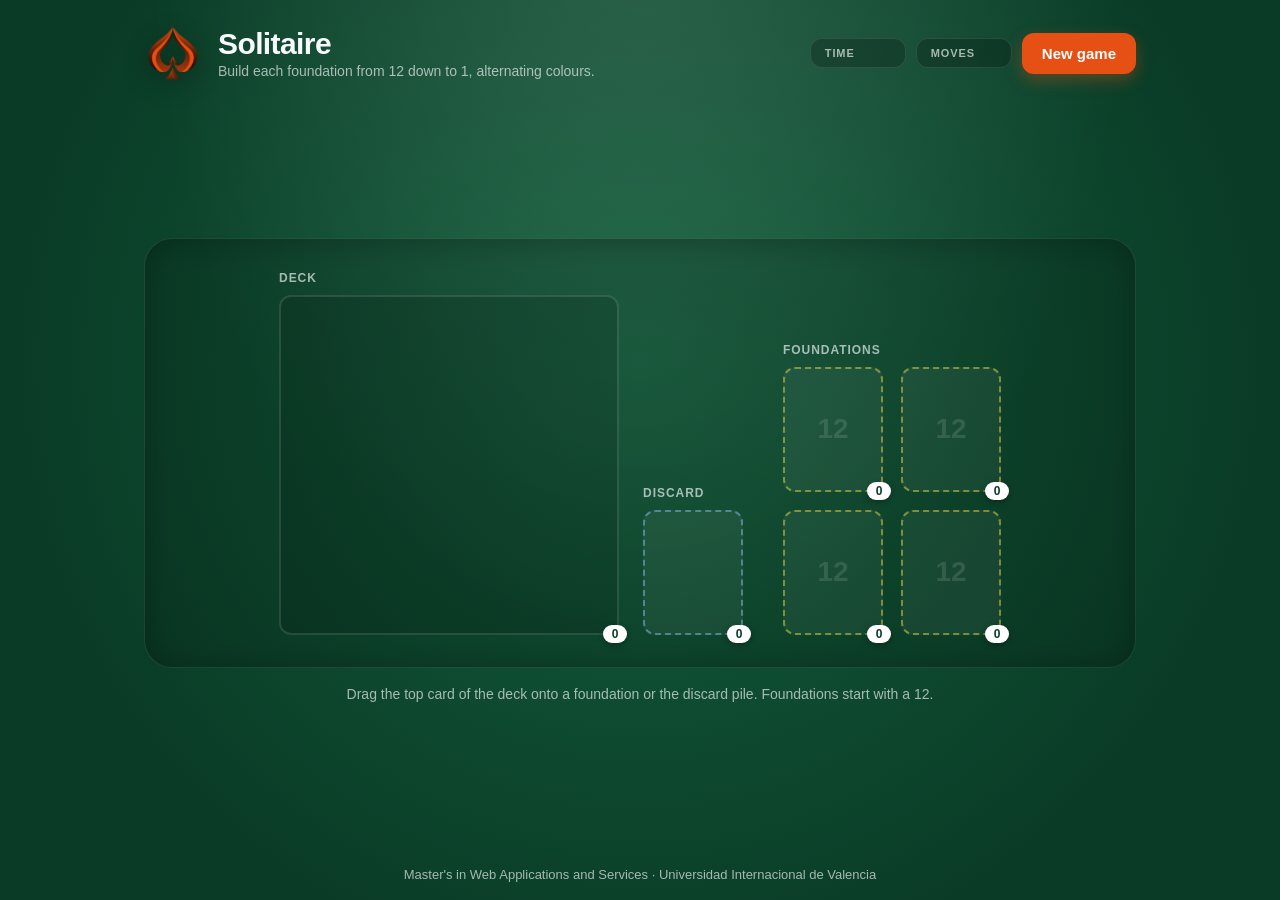
<file: index.html>
<!DOCTYPE html>
<html lang="en">
<head>
  <meta charset="utf-8">
  <meta http-equiv="refresh" content="0; url=solitario.html">
  <title>Solitaire · VIU</title>
  <link rel="canonical" href="solitario.html">
</head>
<body>
  <p><a href="solitario.html">Play Solitaire</a></p>
</body>
</html>
</file>
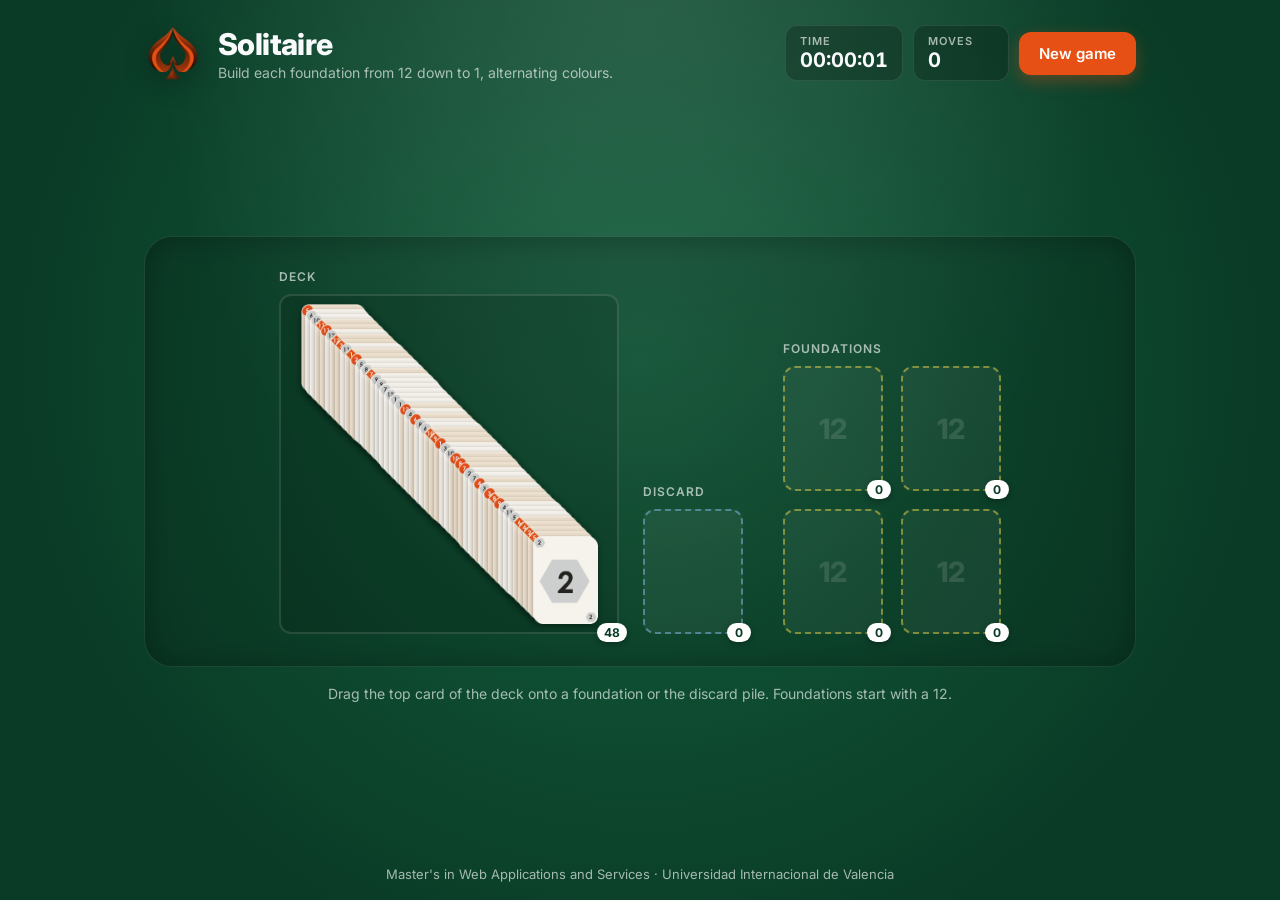
<file: solitario.html>
<!DOCTYPE html>
<html lang="en">

<head>
    <meta charset="utf-8">
    <meta name="viewport" content="width=device-width, initial-scale=1">
    <title>Solitaire · VIU</title>
    <meta name="description" content="Single-player card game with drag and drop, built with HTML5, CSS and vanilla JavaScript.">
    <link rel="preconnect" href="https://fonts.googleapis.com">
    <link rel="preconnect" href="https://fonts.gstatic.com" crossorigin>
    <link href="https://fonts.googleapis.com/css2?family=Inter:wght@400;500;600;700;800&display=swap" rel="stylesheet">
    <link rel="stylesheet" href="css/solitario.css?v=6">
    <link rel="icon" type="image/png" sizes="16x16" href="favicon-16x16.png">
</head>

<body>
    <section>
        <span class="overlay"></span>
        <div class="modal-box" role="dialog" aria-labelledby="modal-title">
            <span id="icono"><img src="imagenes/icon-spade.png" alt=""></span>
            <h2 id="modal-title">You won!</h2>
            <p id="informacion"></p>
            <div class="buttons">
                <button class="close-btn btn-secondary">Close</button>
                <button class="great-btn">Play again</button>
            </div>
        </div>
    </section>

    <header class="topbar">
        <div class="brand">
            <img id="logo" src="imagenes/icon-spade.png" alt="">
            <div>
                <h1 id="titulo">Solitaire</h1>
                <p>Build each foundation from 12 down to 1, alternating colours.</p>
            </div>
        </div>
        <div id="marcadores" class="stats">
            <div class="stat"><span class="stat__label">Time</span><span id="contador_tiempo" class="stat__value"></span></div>
            <div class="stat"><span class="stat__label">Moves</span><span id="contador_movimientos" class="stat__value"></span></div>
            <button id="reset">New game</button>
        </div>
    </header>

    <main class="board">
        <div id="mesa">
            <div class="tapetes_superiores">
                <div class="slot">
                    <span class="slot__label">Deck</span>
                    <div id="inicial" class="tapete"><span id="contador_inicial" class="contador">0</span></div>
                </div>
                <div class="slot">
                    <span class="slot__label">Discard</span>
                    <div id="sobrantes" class="tapete"><span id="contador_sobrantes" class="contador">0</span></div>
                </div>
            </div>
            <div class="foundations">
                <span class="slot__label">Foundations</span>
                <div class="foundations__row">
                    <div id="receptor1" class="tapete receptor"><span id="contador_receptor1" class="contador">0</span></div>
                    <div id="receptor2" class="tapete receptor"><span id="contador_receptor2" class="contador">0</span></div>
                    <div id="receptor3" class="tapete receptor"><span id="contador_receptor3" class="contador">0</span></div>
                    <div id="receptor4" class="tapete receptor"><span id="contador_receptor4" class="contador">0</span></div>
                </div>
            </div>
        </div>
        <p class="hint">Drag the top card of the deck onto a foundation or the discard pile. Foundations start with a 12.</p>
    </main>

    <footer class="footer">Master's in Web Applications and Services · Universidad Internacional de Valencia</footer>
    <script src="js/solitario.js?v=6"></script>
    <script src="js/interaction.js?v=6"></script>
</body>

</html>
</file>
<file: css/solitario.css>
/* Solitaire · VIU — felt table theme. The game logic only relies on the element ids. */

:root {
  --felt: #13603d;
  --felt-dark: #0a3b26;
  --accent: #e65014;
  --text: #f8fafc;
  --muted: rgba(248, 250, 252, 0.65);
  --slot-border: rgba(255, 255, 255, 0.28);
}

* {
  box-sizing: border-box;
}

html {
  min-height: 100%;
  background-color: var(--felt-dark);
}

body {
  margin: 0;
  min-height: 100vh;
  display: flex;
  flex-direction: column;
  font-family: "Inter", -apple-system, BlinkMacSystemFont, "Segoe UI", Roboto, sans-serif;
  color: var(--text);
  background:
    radial-gradient(ellipse at 50% -10%, rgba(255, 255, 255, 0.12), transparent 55%),
    radial-gradient(circle at 50% 40%, var(--felt), var(--felt-dark) 75%);
  background-attachment: fixed;
}

/* Header */
.topbar {
  display: flex;
  align-items: center;
  justify-content: space-between;
  gap: 24px;
  flex-wrap: wrap;
  width: 100%;
  max-width: 1040px;
  margin: 0 auto;
  padding: 24px 24px 8px;
}

.brand {
  display: flex;
  align-items: center;
  gap: 16px;
}

img#logo {
  width: 58px;
  height: 58px;
  object-fit: contain;
  filter: drop-shadow(0 6px 12px rgba(0, 0, 0, 0.35));
}

h1#titulo {
  margin: 0;
  font-size: 30px;
  font-weight: 800;
  letter-spacing: -0.02em;
  color: var(--text);
}

.brand p {
  margin: 2px 0 0;
  font-size: 14px;
  color: var(--muted);
}

.stats {
  display: flex;
  align-items: center;
  gap: 10px;
}

.stat {
  display: flex;
  flex-direction: column;
  min-width: 96px;
  padding: 8px 14px;
  border-radius: 12px;
  background: rgba(0, 0, 0, 0.22);
  border: 1px solid rgba(255, 255, 255, 0.1);
}

.stat__label {
  font-size: 11px;
  font-weight: 600;
  letter-spacing: 0.08em;
  text-transform: uppercase;
  color: var(--muted);
}

.stat__value {
  font-size: 20px;
  font-weight: 700;
  font-variant-numeric: tabular-nums;
}

button {
  font: inherit;
  font-size: 15px;
  font-weight: 600;
  color: #fff;
  padding: 12px 20px;
  border: none;
  border-radius: 12px;
  background: var(--accent);
  box-shadow: 0 6px 16px rgba(230, 80, 20, 0.35);
  cursor: pointer;
  transition: transform 0.1s ease, filter 0.2s ease;
}

button:hover {
  filter: brightness(1.08);
}

button:active {
  transform: scale(0.97);
}

/* Table */
.board {
  flex: 1;
  display: flex;
  flex-direction: column;
  justify-content: center;
  width: 100%;
  max-width: 1040px;
  margin: 16px auto;
  padding: 0 24px;
}

div#mesa {
  display: flex;
  justify-content: center;
  align-items: flex-start;
  gap: 40px;
  flex-wrap: wrap;
  padding: 32px;
  border-radius: 28px;
  background: rgba(0, 0, 0, 0.14);
  border: 1px solid rgba(255, 255, 255, 0.08);
  box-shadow: inset 0 2px 30px rgba(0, 0, 0, 0.25);
}

.tapetes_superiores {
  display: flex;
  align-items: flex-end;
  gap: 24px;
}

.slot,
.foundations {
  display: flex;
  flex-direction: column;
  gap: 10px;
}

.slot__label {
  font-size: 12px;
  font-weight: 600;
  letter-spacing: 0.08em;
  text-transform: uppercase;
  color: var(--muted);
}

.foundations {
  align-self: flex-end;
}

.foundations__row {
  display: grid;
  grid-template-columns: repeat(2, 100px);
  gap: 18px;
}

/* All piles are position: relative so the cards (absolute <img>) stack inside them. */
div.tapete {
  position: relative;
  border-radius: 12px;
  border: 2px dashed var(--slot-border);
  background: rgba(255, 255, 255, 0.05);
  z-index: 1;
}

div.tapete#inicial {
  width: 340px;
  height: 340px;
  border-style: solid;
  border-color: rgba(255, 255, 255, 0.12);
  background: rgba(0, 0, 0, 0.12);
}

div.tapete:not(#inicial) {
  width: 100px;
  height: 125px;
}

div.tapete#sobrantes {
  border-color: rgba(147, 197, 253, 0.45);
}

div.tapete.receptor {
  border-color: rgba(253, 224, 71, 0.45);
}

div.tapete.receptor::before {
  content: "12";
  position: absolute;
  inset: 0;
  display: grid;
  place-items: center;
  font-size: 28px;
  font-weight: 800;
  color: rgba(255, 255, 255, 0.12);
}

div.tapete img {
  border-radius: 7px;
  box-shadow: 0 2px 6px rgba(0, 0, 0, 0.35);
}

div.tapete img[draggable="true"] {
  cursor: grab;
}

div.tapete img[draggable="true"]:hover {
  filter: brightness(1.05);
  box-shadow: 0 0 0 3px rgba(253, 224, 71, 0.85), 0 6px 14px rgba(0, 0, 0, 0.4);
}

/* Card counters: small chip in the bottom-right corner of each pile. */
.contador {
  position: absolute;
  bottom: -10px;
  right: -10px;
  z-index: 100;
  min-width: 24px;
  padding: 2px 7px;
  border-radius: 999px;
  font-size: 12px;
  font-weight: 700;
  text-align: center;
  color: #0a3b26;
  background: #fff;
  box-shadow: 0 2px 6px rgba(0, 0, 0, 0.3);
}

.hint {
  margin: 18px 0 0;
  text-align: center;
  font-size: 14px;
  color: var(--muted);
}

.footer {
  padding: 18px;
  text-align: center;
  font-size: 13px;
  color: var(--muted);
}

/* Victory modal */
.overlay {
  position: fixed;
  inset: 0;
  background: rgba(3, 20, 12, 0.6);
  backdrop-filter: blur(3px);
  opacity: 0;
  pointer-events: none;
  transition: opacity 0.3s ease;
  z-index: 200;
}

section.active .overlay {
  opacity: 1;
  pointer-events: auto;
}

.modal-box {
  position: fixed;
  left: 50%;
  top: 50%;
  display: flex;
  flex-direction: column;
  align-items: center;
  width: min(400px, 90vw);
  padding: 34px 26px 26px;
  border-radius: 24px;
  background:
    radial-gradient(circle at 50% 0%, rgba(253, 224, 71, 0.16), transparent 60%),
    linear-gradient(165deg, #1a6a45, #0b3a26);
  border: 1px solid rgba(255, 255, 255, 0.14);
  color: var(--text);
  text-align: center;
  box-shadow: 0 30px 60px rgba(0, 0, 0, 0.5), inset 0 1px 0 rgba(255, 255, 255, 0.08);
  opacity: 0;
  pointer-events: none;
  transform: translate(-50%, -50%) scale(1.1);
  transition: all 0.3s ease;
  z-index: 201;
}

section.active .modal-box {
  opacity: 1;
  pointer-events: auto;
  transform: translate(-50%, -50%) scale(1);
}

#icono {
  display: grid;
  place-items: center;
  width: 84px;
  height: 84px;
  border-radius: 50%;
  background: rgba(0, 0, 0, 0.22);
  box-shadow: 0 0 0 6px rgba(253, 224, 71, 0.18), 0 0 40px rgba(253, 224, 71, 0.25);
}

#icono img {
  width: 54px;
  height: 54px;
  filter: drop-shadow(0 4px 8px rgba(0, 0, 0, 0.4));
}

.modal-box h2 {
  margin: 18px 0 6px;
  font-size: 30px;
  font-weight: 800;
  letter-spacing: -0.02em;
  color: #fff;
}

.modal-box p {
  margin: 0 0 22px;
  color: var(--muted);
  line-height: 1.5;
}

.win-stats {
  display: flex;
  justify-content: center;
  gap: 10px;
  margin-top: 16px;
}

.win-stats .stat {
  min-width: 112px;
  text-align: center;
  align-items: center;
}

.win-stats .stat__value {
  color: #fff;
}

.modal-box .buttons {
  display: flex;
  gap: 10px;
}

.modal-box .btn-secondary {
  color: #fff;
  background: rgba(255, 255, 255, 0.1);
  border: 1px solid rgba(255, 255, 255, 0.18);
  box-shadow: none;
}

/* Phones: the whole table fits on one screen (no scrolling is possible while dragging). */
@media (max-width: 760px) {
  body {
    background-attachment: scroll;
  }

  .topbar {
    gap: 12px;
    padding: 14px 12px 4px;
  }

  img#logo {
    width: 40px;
    height: 40px;
  }

  h1#titulo {
    font-size: 24px;
  }

  .brand p {
    font-size: 12px;
  }

  .stats {
    width: 100%;
  }

  .stat {
    min-width: 0;
    flex: 1;
    padding: 6px 12px;
  }

  .stat__value {
    font-size: 17px;
  }

  .stats button {
    white-space: nowrap;
    padding: 11px 14px;
  }

  .board {
    margin: 10px auto;
    padding: 0 10px;
  }

  div#mesa {
    display: grid;
    grid-template-columns: auto auto;
    justify-content: center;
    align-items: end;
    gap: 16px 10px;
    padding: 14px 10px 18px;
    border-radius: 22px;
  }

  .tapetes_superiores {
    display: contents;
  }

  .tapetes_superiores .slot:first-child {
    grid-column: 1 / -1;
    align-items: center;
  }

  .slot,
  .foundations {
    gap: 6px;
  }

  .slot__label {
    font-size: 11px;
  }

  div.tapete#inicial {
    width: 270px;
    height: 270px;
  }

  .foundations {
    align-self: end;
  }

  .foundations__row {
    grid-template-columns: repeat(4, 58px);
    gap: 8px;
  }

  div.tapete:not(#inicial) {
    width: 58px;
    height: 80px;
  }

  div.tapete:not(#inicial) img {
    width: 48px !important;
  }

  div.tapete.receptor::before {
    font-size: 18px;
  }

  .contador {
    bottom: -8px;
    right: -8px;
    min-width: 20px;
    font-size: 11px;
    padding: 1px 6px;
  }

  .hint {
    margin-top: 12px;
    font-size: 13px;
  }

  .footer {
    padding: 10px 14px 16px;
    font-size: 12px;
  }
}

/* Drag feedback */
div.tapete.is-over {
  border-style: solid;
  border-color: #fde047;
  background: rgba(253, 224, 71, 0.12);
}

div.tapete.is-invalid {
  border-color: #f87171;
  animation: shake 0.4s ease;
}

@keyframes shake {
  25% { transform: translateX(-6px); }
  50% { transform: translateX(6px); }
  75% { transform: translateX(-3px); }
}

.hint {
  transition: color 0.2s ease;
}

.hint--error {
  color: #fecaca;
  font-weight: 600;
}

/* Cards are dragged with Pointer Events (js/interaction.js): no scrolling or text selection while dragging. */
div#mesa {
  user-select: none;
  -webkit-user-select: none;
}

div.tapete img {
  touch-action: none;
}

div.tapete img.is-dragging {
  opacity: 0.3;
}

.drag-ghost {
  position: fixed;
  z-index: 300;
  pointer-events: none;
  transform: rotate(-3deg) scale(1.06);
  transform-origin: center;
  border-radius: 7px;
  box-shadow: 0 14px 28px rgba(0, 0, 0, 0.45);
  cursor: grabbing;
}
</file>
